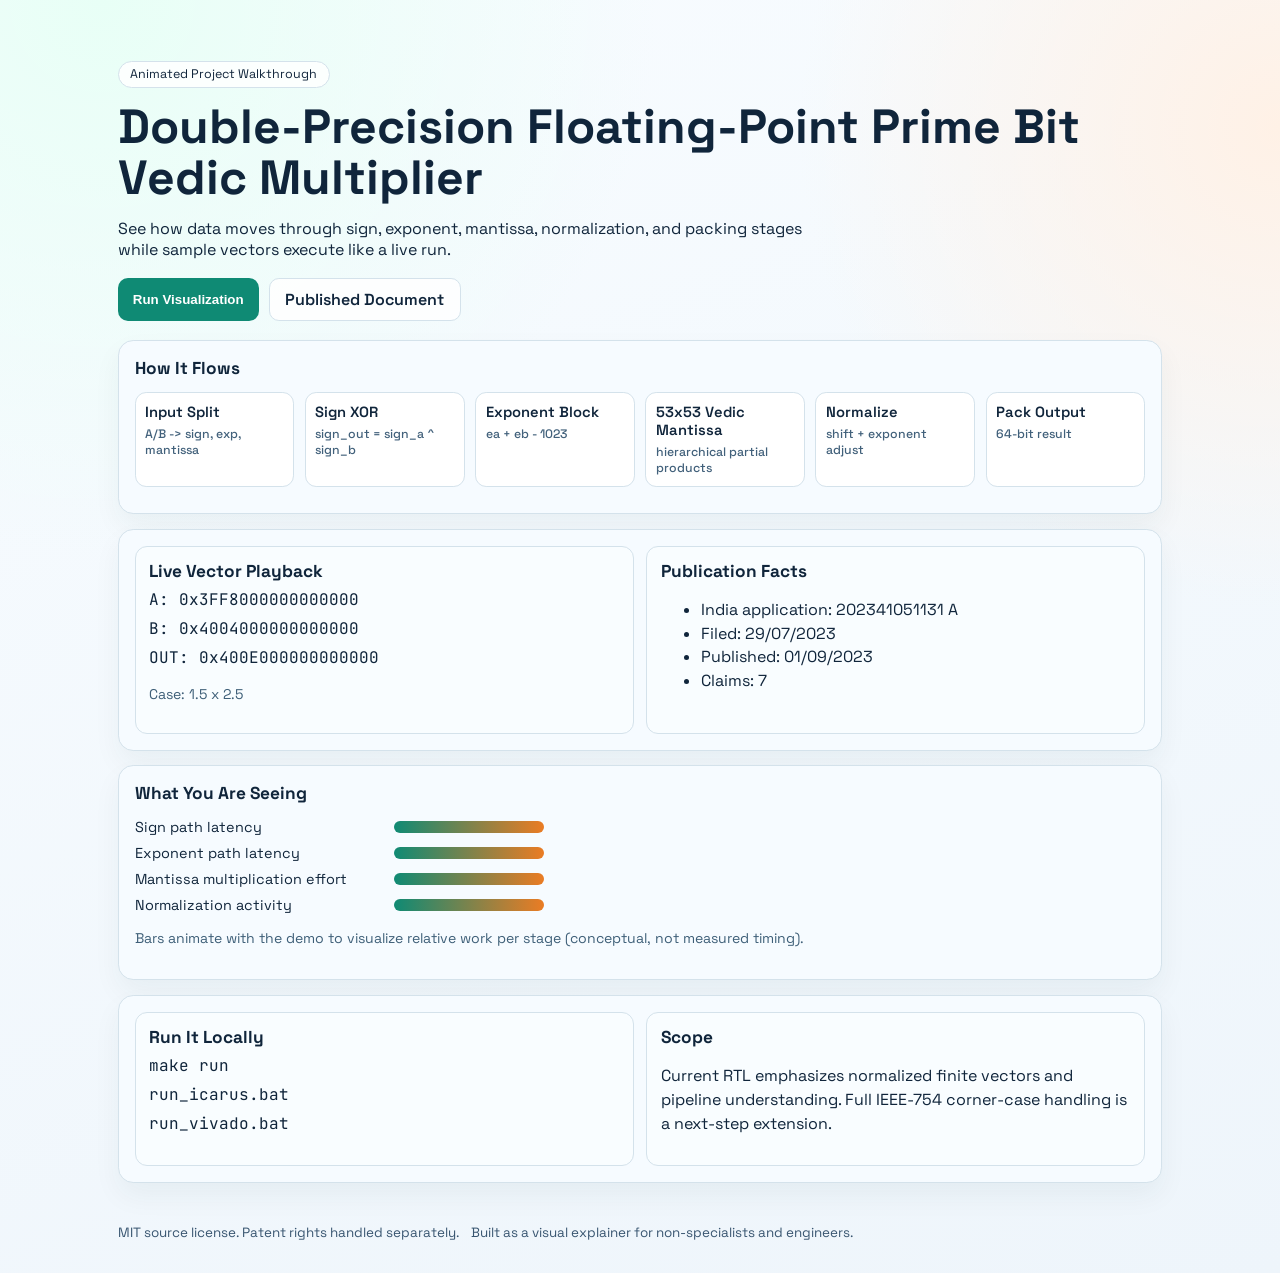
<file: index.html>
<!doctype html>
<html lang="en">
  <head>
    <meta charset="utf-8">
    <meta name="viewport" content="width=device-width, initial-scale=1">
    <title>Animated Demo: Double-Precision Vedic Multiplier</title>
    <link rel="preconnect" href="https://fonts.googleapis.com">
    <link rel="preconnect" href="https://fonts.gstatic.com" crossorigin>
    <link href="https://fonts.googleapis.com/css2?family=Space+Grotesk:wght@400;500;700&family=JetBrains+Mono:wght@400;600&display=swap" rel="stylesheet">
    <link rel="stylesheet" href="styles.css">
  </head>
  <body>
    <header class="hero">
      <p class="chip">Animated Project Walkthrough</p>
      <h1>Double-Precision Floating-Point Prime Bit Vedic Multiplier</h1>
      <p class="lead">See how data moves through sign, exponent, mantissa, normalization, and packing stages while sample vectors execute like a live run.</p>
      <div class="cta-row">
        <button id="runDemo" class="btn primary">Run Visualization</button>
        <a class="btn ghost" href="https://github.com/SiddheshUttarwar/High-Speed-Double-Precision-Floating-Point-Vedic-Multiplier/blob/main/Patent.pdf">Published Document</a>
      </div>
    </header>

    <main class="layout">
      <section class="card">
        <h2>How It Flows</h2>
        <div id="pipeline" class="pipeline">
          <div class="stage">Input Split<br><span>A/B -> sign, exp, mantissa</span></div>
          <div class="stage">Sign XOR<br><span>sign_out = sign_a ^ sign_b</span></div>
          <div class="stage">Exponent Block<br><span>ea + eb - 1023</span></div>
          <div class="stage">53x53 Vedic Mantissa<br><span>hierarchical partial products</span></div>
          <div class="stage">Normalize<br><span>shift + exponent adjust</span></div>
          <div class="stage">Pack Output<br><span>64-bit result</span></div>
          <div class="token"></div>
        </div>
      </section>

      <section class="card cols2">
        <article>
          <h2>Live Vector Playback</h2>
          <p class="mono">A: <span id="aHex">0x0000000000000000</span></p>
          <p class="mono">B: <span id="bHex">0x0000000000000000</span></p>
          <p class="mono">OUT: <span id="oHex">0x0000000000000000</span></p>
          <p id="caseName" class="note">Case: idle</p>
        </article>
        <article>
          <h2>Publication Facts</h2>
          <ul>
            <li>India application: 202341051131 A</li>
            <li>Filed: 29/07/2023</li>
            <li>Published: 01/09/2023</li>
            <li>Claims: 7</li>
          </ul>
        </article>
      </section>

      <section class="card">
        <h2>What You Are Seeing</h2>
        <div class="bars">
          <div class="bar"><span>Sign path latency</span><i></i></div>
          <div class="bar"><span>Exponent path latency</span><i></i></div>
          <div class="bar"><span>Mantissa multiplication effort</span><i></i></div>
          <div class="bar"><span>Normalization activity</span><i></i></div>
        </div>
        <p class="note">Bars animate with the demo to visualize relative work per stage (conceptual, not measured timing).</p>
      </section>

      <section class="card cols2">
        <article>
          <h2>Run It Locally</h2>
          <p class="mono">make run</p>
          <p class="mono">run_icarus.bat</p>
          <p class="mono">run_vivado.bat</p>
        </article>
        <article>
          <h2>Scope</h2>
          <p>Current RTL emphasizes normalized finite vectors and pipeline understanding. Full IEEE-754 corner-case handling is a next-step extension.</p>
        </article>
      </section>
    </main>

    <footer class="foot">
      <span>MIT source license. Patent rights handled separately.</span>
      <span>Built as a visual explainer for non-specialists and engineers.</span>
    </footer>

    <script src="script.js"></script>
  </body>
</html>
</file>
<file: styles.css>
:root {
  --ink: #10253b;
  --accent: #0f8a74;
  --accent2: #ea7c24;
  --paper: #f6fbff;
  --line: #d4e2eb;
}

* { box-sizing: border-box; }
body {
  margin: 0;
  font-family: "Space Grotesk", "Segoe UI", sans-serif;
  color: var(--ink);
  background:
    radial-gradient(circle at 8% 0%, #e8fff6 0%, transparent 32%),
    radial-gradient(circle at 100% 10%, #fff1e6 0%, transparent 28%),
    linear-gradient(160deg, #f8fcff 0%, #eef5fb 100%);
}

.hero, .layout, .foot {
  max-width: 1080px;
  margin: 0 auto;
  padding-left: 1.1rem;
  padding-right: 1.1rem;
}

.hero { padding-top: 3.8rem; padding-bottom: 1.2rem; }
.chip {
  display: inline-block;
  border: 1px solid var(--line);
  border-radius: 999px;
  padding: 0.28rem 0.72rem;
  margin: 0 0 0.8rem;
  font-size: 0.78rem;
  background: #ffffffd8;
}
h1 { margin: 0; font-size: clamp(1.7rem, 4vw, 3rem); line-height: 1.08; }
.lead { margin-top: 0.85rem; max-width: 72ch; }

.cta-row { display: flex; gap: 0.65rem; flex-wrap: wrap; margin-top: 1.15rem; }
.btn { text-decoration: none; border-radius: 0.62rem; padding: 0.62rem 0.95rem; font-weight: 600; border: 0; cursor: pointer; }
.btn.primary { background: var(--accent); color: #fff; }
.btn.ghost { border: 1px solid var(--line); color: var(--ink); background: #ffffffd9; }

.layout { display: grid; gap: 0.9rem; padding-bottom: 2.6rem; }
.card {
  background: var(--paper);
  border: 1px solid var(--line);
  border-radius: 0.95rem;
  padding: 1rem;
  box-shadow: 0 13px 28px #1d34420d;
}
.card h2 { margin: 0; font-size: 1.08rem; }
.card p, .card li { line-height: 1.48; }

.pipeline {
  margin-top: 0.8rem;
  display: grid;
  grid-template-columns: repeat(6, minmax(150px, 1fr));
  gap: 0.65rem;
  position: relative;
  overflow-x: auto;
  padding-bottom: 0.65rem;
}
.stage {
  border: 1px solid var(--line);
  border-radius: 0.7rem;
  background: #ffffff;
  padding: 0.6rem;
  min-height: 84px;
  font-weight: 600;
  font-size: 0.92rem;
}
.stage span {
  display: block;
  margin-top: 0.35rem;
  font-size: 0.77rem;
  color: #42617b;
  font-weight: 500;
}
.token {
  position: absolute;
  width: 14px;
  height: 14px;
  border-radius: 50%;
  background: var(--accent2);
  top: 92px;
  left: 20px;
  box-shadow: 0 0 0 8px #ea7c2430;
  opacity: 0;
}
.pipeline.play .token {
  opacity: 1;
  animation: travel 3.2s linear infinite;
}

@keyframes travel {
  0% { transform: translateX(0); }
  100% { transform: translateX(930px); }
}

.cols2 {
  display: grid;
  grid-template-columns: repeat(2, minmax(0, 1fr));
  gap: 0.8rem;
}
.cols2 article {
  border: 1px solid var(--line);
  border-radius: 0.75rem;
  padding: 0.85rem;
  background: #f9fdff;
}

.mono { font-family: "JetBrains Mono", Consolas, monospace; margin: 0.35rem 0; }
.note { font-size: 0.88rem; color: #3e5f78; }

.bars { margin-top: 0.9rem; display: grid; gap: 0.5rem; }
.bar { display: grid; grid-template-columns: 250px 1fr; gap: 0.6rem; align-items: center; }
.bar span { font-size: 0.9rem; }
.bar i {
  display: block;
  height: 12px;
  border-radius: 999px;
  background: linear-gradient(90deg, var(--accent), var(--accent2));
  width: 20%;
  transition: width 500ms ease;
}
body.play .bar:nth-child(1) i { width: 30%; }
body.play .bar:nth-child(2) i { width: 45%; }
body.play .bar:nth-child(3) i { width: 86%; }
body.play .bar:nth-child(4) i { width: 35%; }

.foot {
  padding-bottom: 2rem;
  font-size: 0.84rem;
  color: #385570;
  display: flex;
  gap: 0.8rem;
  flex-wrap: wrap;
}

@media (max-width: 860px) {
  .cols2 { grid-template-columns: 1fr; }
  .bar { grid-template-columns: 1fr; }
}
</file>
